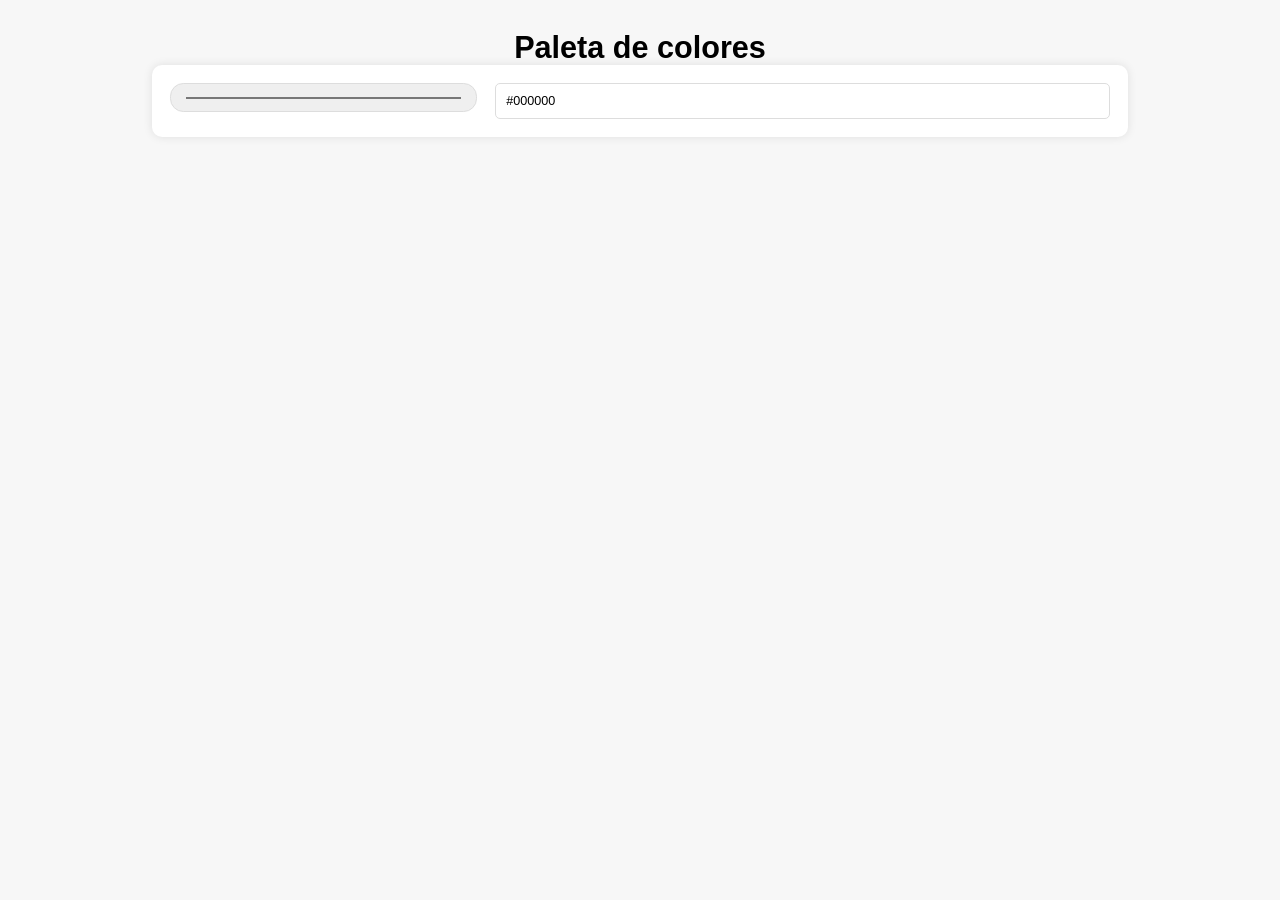
<file: projects/10-color-piker/index.html>
<!DOCTYPE html>
<html lang="en">
<head>
    <meta charset="UTF-8">
    <meta name="viewport" content="width=device-width, initial-scale=1.0">
    <title>Color picker</title>
    <link rel="stylesheet" href="./styles/style.css">
</head>
<body>
    <h1>Paleta de colores</h1>
<section class="color-picker-container">
    <input type="color" id="color-picker" title="¡Elije un color!"/>
    <div id="selected-color" >#000000</div>
</section>

    <script src=./src/color-picker.js>  </script>
</body>
</html>
</file>
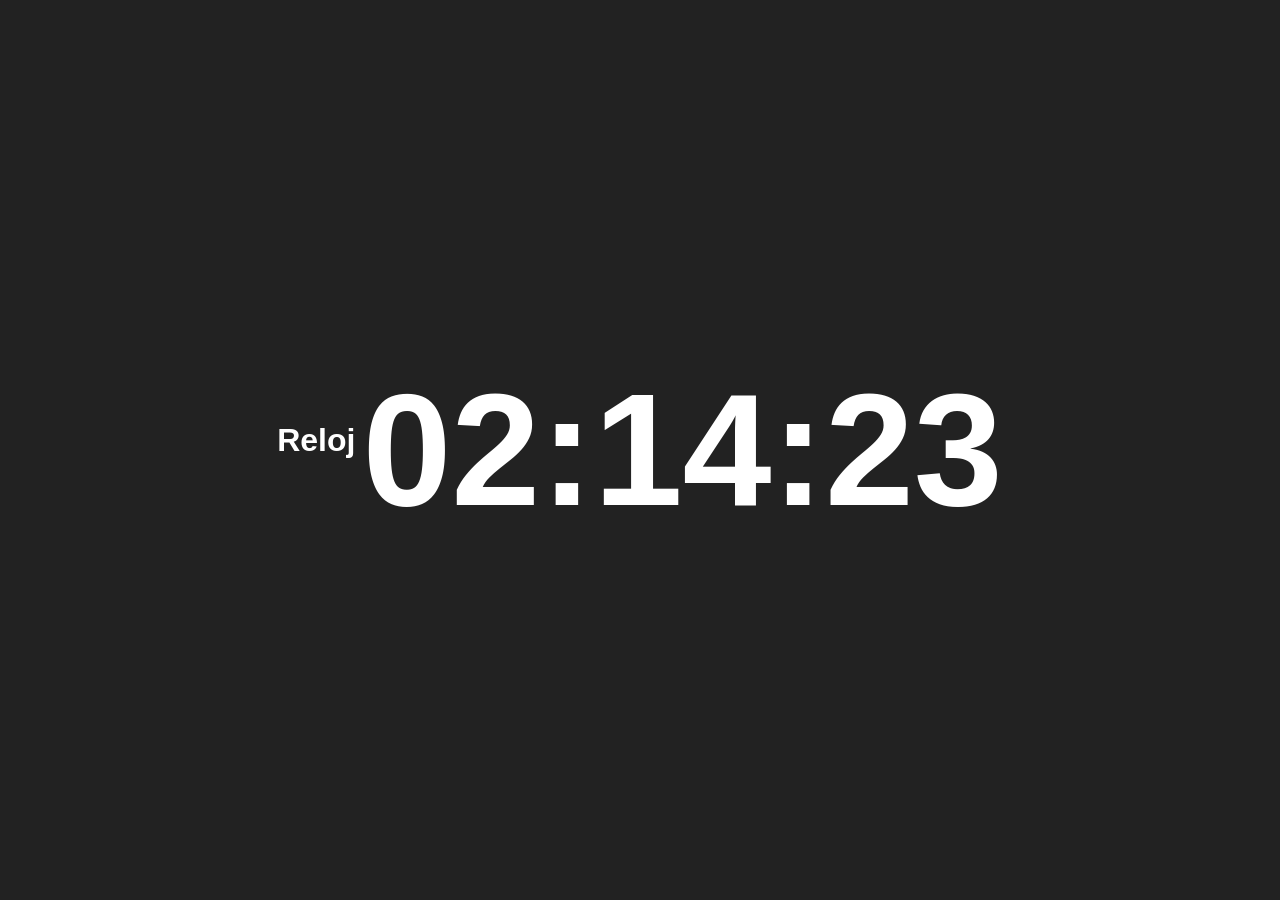
<file: projects/11-get-hour/index.html>
<!DOCTYPE html>
<html lang="en">
<head>
    <meta charset="UTF-8">
    <meta name="viewport" content="width=device-width, initial-scale=1.0">
    <title>Reloj</title>
    <link rel="stylesheet" href="./styles/style.css">
</head>
<body>
    <h1>Reloj</h1>
    <p class="clock"></p>
    <script src="./src/app.js"></script>
</body>
</html>
</file>
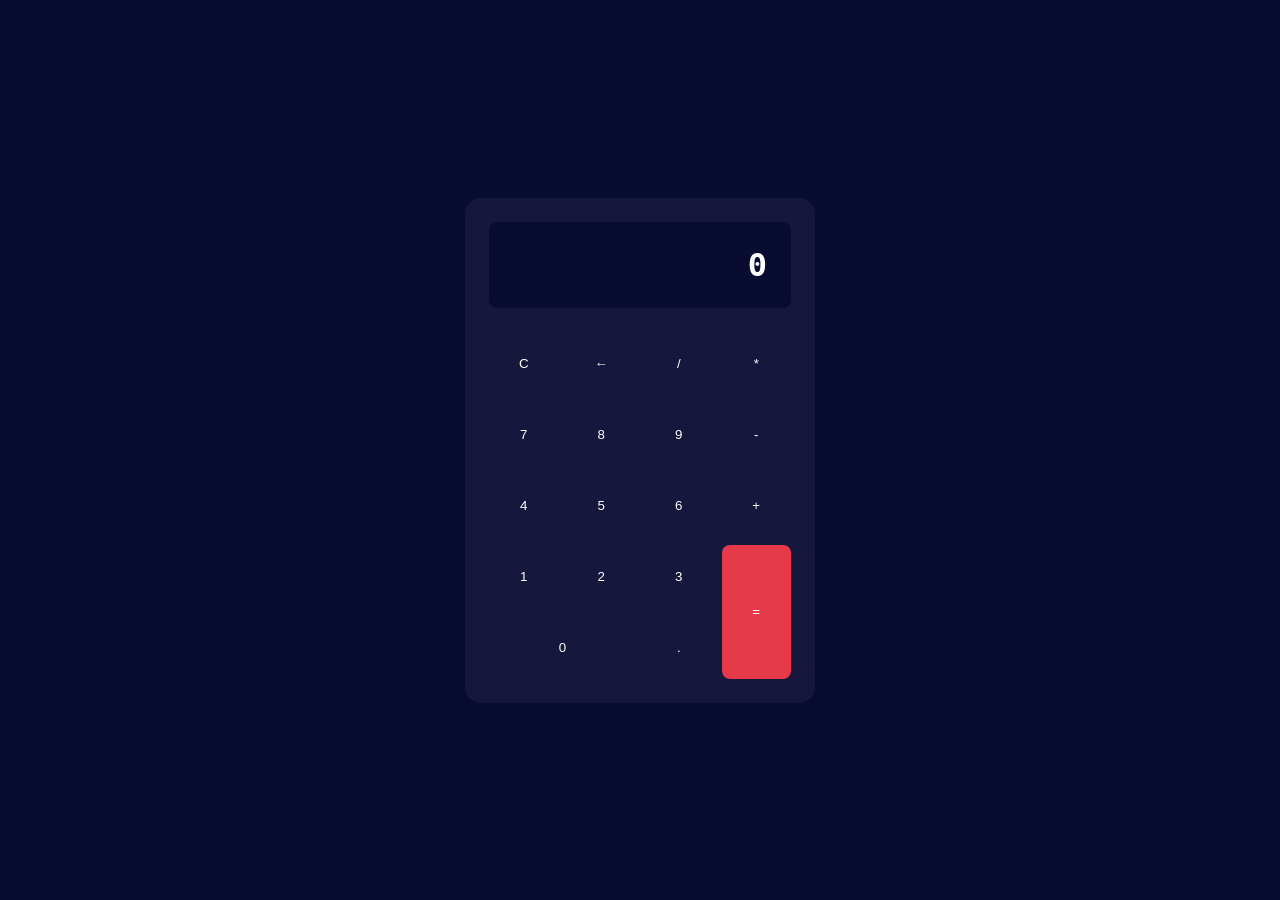
<file: projects/12-calculator/index.html>
<!DOCTYPE html>
<html lang="en">
<head>
    <meta charset="UTF-8">
    <meta name="viewport" content="width=device-width, initial-scale=1.0">
    <title>Calculadora</title>
    <link rel="stylesheet" href="./styles/calculator.css">
</head>
<body>

    <div class="calculadora">

        <div class="pantalla">0</div>

        <button id="c" class="btn">C</button>
        <button id="borrar" class="btn">←</button>
        <button class="btn">/</button>
        <button class="btn">*</button>
        <button class="btn">7</button>
        <button class="btn">8</button>
        <button class="btn">9</button>
        <button class="btn">-</button>
        <button class="btn">4</button>
        <button class="btn">5</button>
        <button class="btn">6</button>
        <button class="btn">+</button>
        <button class="btn">1</button>
        <button class="btn">2</button>
        <button class="btn">3</button>
        <button id="igual" class="btn">=</button>
        <button id="cero" class="btn">0</button>
        <button class="btn">.</button>
    </div>

    
    <script src="./src/app.js"></script>
</body>
</html>
</file>
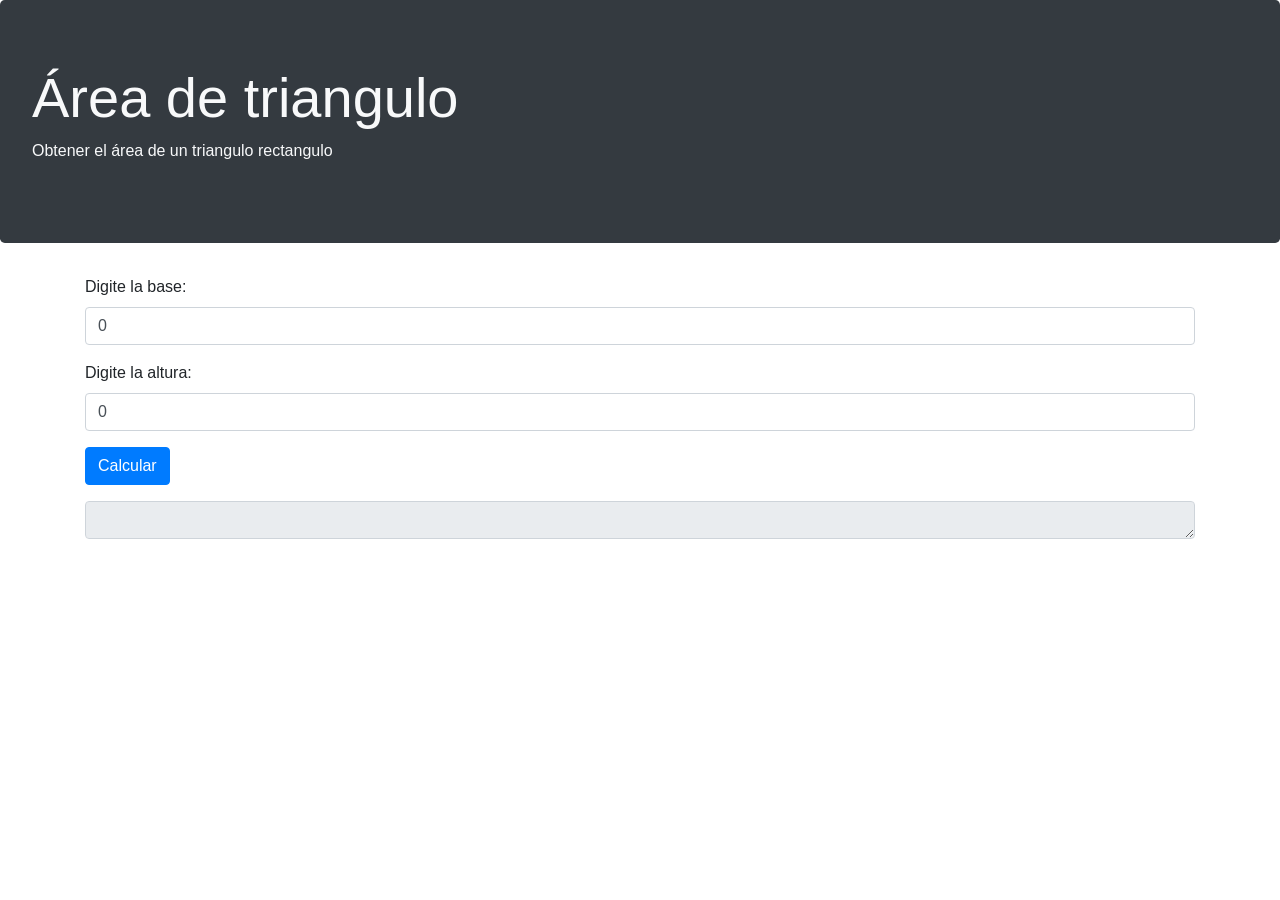
<file: projects/area-triangulo/index.html>
<!DOCTYPE html>
<html lang="es">
  <head>
    <meta charset="UTF-8" />
    <meta name="viewport" content="width=device-width, initial-scale=1.0" />
    <title>Calcular el área del triangulo</title>
    <link
      rel="stylesheet"
      href="https://stackpath.bootstrapcdn.com/bootstrap/4.5.0/css/bootstrap.min.css"
    />
  </head>
  <body>
    <header class="jumbotron bg-dark">
      <h1 class="display-4 text-light">Área de triangulo</h1>
      <p class="text-light">Obtener el área de un triangulo rectangulo</p>
    </header>

    <main class="container">
      <section class="work-space">
        <form onsubmit="event.preventDefault();">
          <div class="form-group">
            <label for="base-request">Digite la base:</label>
            <input
              type="number"
              class="form-control"
              id="base-request"
              name="base-request"
              value="0"
              required
            />
          </div>

          <div class="form-group">
            <label for="height-request">Digite la altura:</label>
            <input
              type="number"
              class="form-control"
              id="height-request"
              name="height-request"
              value="0"
              required
            />
          </div>

          <button class="btn btn-primary" onclick="calculateArea()">
            Calcular
          </button>
        </form>

        <textarea
            id="result"
            class="form-control mt-3"
            name="result"
            rows="1"
            cols="1"
            readonly
          >
          </textarea>
      </section>
    </main>

    <script src="areaTriangulo.js"></script>
  </body>
</html>
</file>
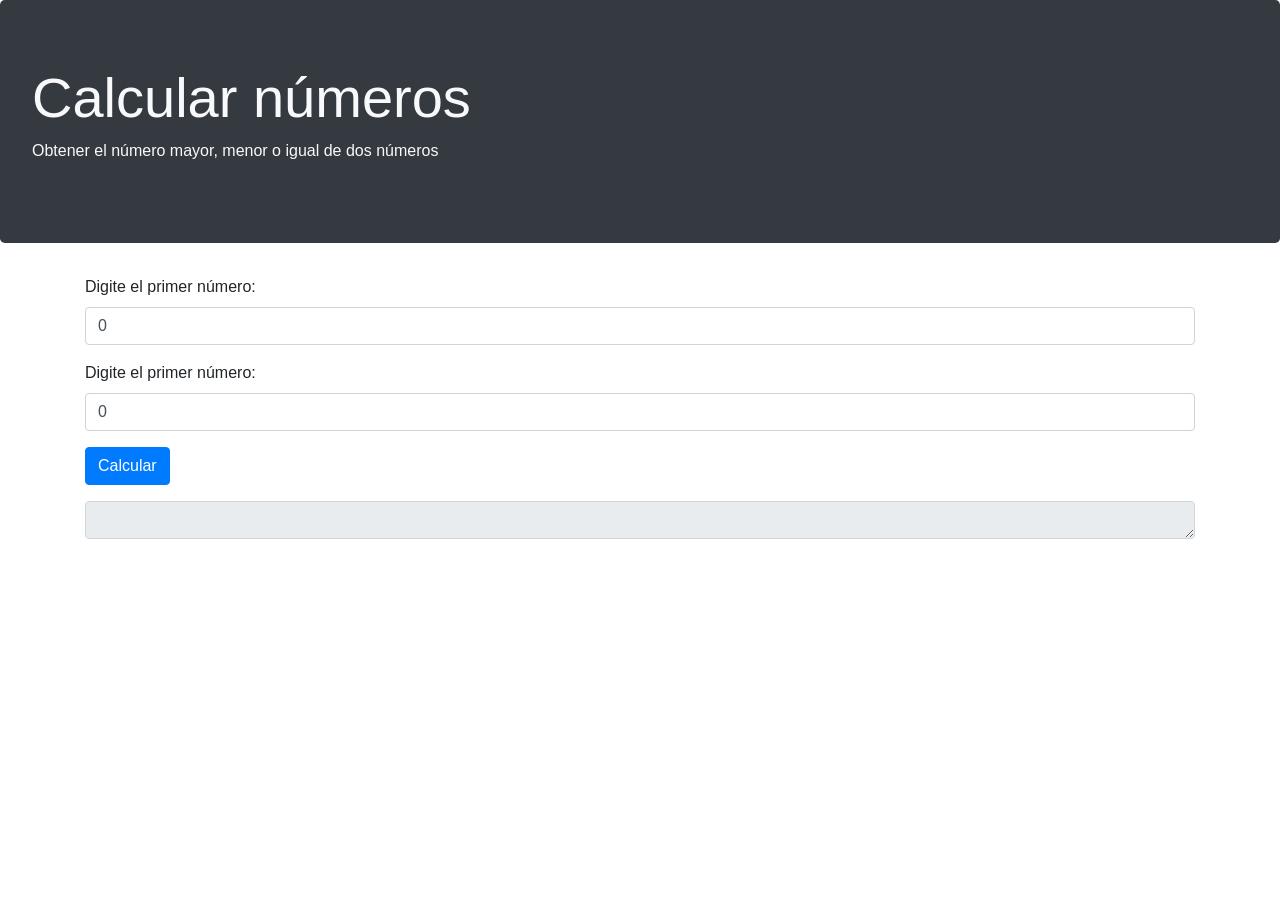
<file: projects/calcular-numeros/index.html>
<!DOCTYPE html>
<html lang="es">
  <head>
    <meta charset="UTF-8" />
    <meta name="viewport" content="width=device-width, initial-scale=1.0" />
    <title>Calcular números</title>
    <link
      rel="stylesheet"
      href="https://stackpath.bootstrapcdn.com/bootstrap/4.5.0/css/bootstrap.min.css"
    />
  </head>
  <body>
    <header class="jumbotron bg-dark">
      <h1 class="display-4 text-light">Calcular números</h1>
      <p class="text-light">Obtener el número mayor, menor o igual de dos números</p>
    </header>

    <main class="container">
      <section class="work-space">
        <form onsubmit="event.preventDefault();">
          <div class="form-group">
            <label for="first-request">Digite el primer número:</label>
            <input
              type="number"
              class="form-control"
              id="first-request"
              name="first-request"
              value="0"
              required
            />
          </div>

          <div class="form-group">
            <label for="second-request">Digite el primer número:</label>
            <input
              type="number"
              class="form-control"
              id="second-request"
              name="second-request"
              value="0"
              required
            />
          </div>

          <button class="btn btn-primary" onclick="calculateNumber()">
            Calcular
          </button>
        </form>

        <textarea
            id="result"
            class="form-control mt-3"
            name="result"
            rows="1"
            cols="1"
            readonly
          >
          </textarea>
      </section>
    </main>

    <script src="calcularNumero.js"></script>
  </body>
</html>
</file>
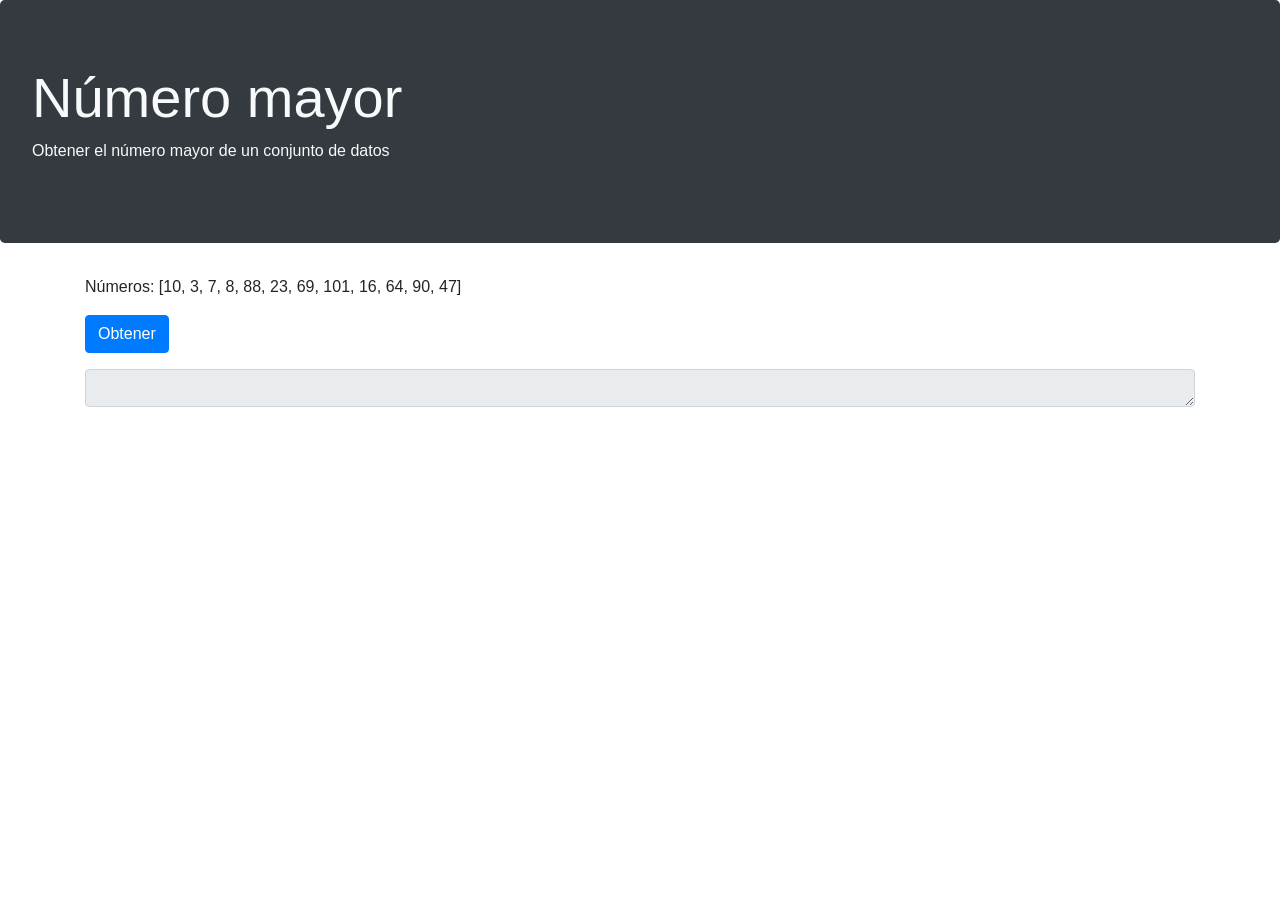
<file: projects/numero-mayor/index.html>
<!DOCTYPE html>
<html lang="es">
  <head>
    <meta charset="UTF-8" />
    <meta name="viewport" content="width=device-width, initial-scale=1.0" />
    <title>Número mayor</title>
    <link
      rel="stylesheet"
      href="https://stackpath.bootstrapcdn.com/bootstrap/4.5.0/css/bootstrap.min.css"
    />
  </head>

  <body>
    <header class="jumbotron bg-dark">
      <h1 class="display-4 text-light">Número mayor</h1>
      <p class="text-light">Obtener el número mayor de un conjunto de datos</p>
    </header>

    <main class="container">
      <section class="work-space">
        <form onsubmit="event.preventDefault();">
          <p>Números: [10, 3, 7, 8, 88, 23, 69, 101, 16, 64, 90, 47]</p>
          <button class="btn btn-primary" onclick="getBiggerNumber()">
            Obtener
          </button>
        </form>
        <textarea
          id="result"
          class="form-control mt-3"
          name="result"
          rows="1"
          cols="1"
          readonly
        >
        </textarea>
      </section>
    </main>

    <script src="numero-mayor.js"></script>
  </body>
</html>
</file>
<file: projects/10-color-piker/styles/style.css>
/* Restablecer estilos por defecto */
* {
  margin: 0;
  padding: 0;
  box-sizing: border-box;
}

body {
  font-family: sans-serif;
  margin: 30px;
  background-color: #f7f7f7;
  font-size: 18px;
  display: grid;
  place-items: center;
}

h1 {
  font-size: 1.7em;
    text-align: center;
}

.color-picker-container {
  padding: 1em;
  border-radius: 10px;
  background-color: #fff;
  box-shadow: 0 0 10px rgba(0, 0, 0, 0.1);
  width: 80%;
  display: grid;
  grid-template-columns: 1fr 2fr; /* Define columns for color picker and selected color */
  gap: 1em; /* Add gap between elements */
}

#color-picker {
  width: 100%; /* Match container width */
  padding: 1em;
  border: 1px solid #ddd;
  border-radius: 1em;
}

#selected-color {
  padding: 10px;
  border: 1px solid #ddd;
  border-radius: 5px;
  font-size: 0.7em;
  background-color: #fff;
}
</file>
<file: projects/11-get-hour/styles/style.css>
/* Resets default styles */
* {
  margin: 0;
  padding: 0;
  box-sizing: border-box;
}

/* Body styles */
body {
  font-family: sans-serif;
  font-size: 16px;
  color: #fff;
  background-color: #222;
  display: flex;
  justify-content: center;
  align-items: center;
  min-height: 100vh; /* Makes the body fill the entire viewport height */
}

/* H1 styles */
h1 {
  text-align: center;
  margin-bottom: 20px;
  font-size: 2em;
  margin-right: 7px;
}

/* Clock styles */
.clock {
  font-size: 10em;
  font-weight: bold;
  text-align: center;
  color: #fff;
}
</file>
<file: projects/12-calculator/styles/calculator.css>
* {
    margin: 0;
    padding: 0;
    box-sizing: border-box;
    font-family: sans-serif;
}

body {
    min-height: 100vh;
    background-color: #090c31;
    display: grid;
    place-items: center;
}

.calculadora {
    background-color: #15173c;
    color: white;
    width: 350px;
    max-width: 100%;
    padding: 1.5rem;
    border-radius: 1rem;
    display: grid;
    grid-template-columns: repeat(4, 1fr);
    gap: .5rem;
}

.pantalla {
    grid-column: 1 / -1;
    background-color: #090c31;
    padding: 1.5rem;
    font-size: 2rem;
    text-align: right;
    border-radius: .5rem;
    margin-bottom: 1rem;
    font-family: monospace;
    font-weight: 600;
}

.btn {
    background-color: #15173c;;
    color: white;
    border: 0;
    padding: 1.5rem .5rem;
    display: flex;
    justify-content: center;
    align-items: center;
    border-radius: .5rem;
    cursor: pointer;
}

.btn:hover {
    background-color: #090c31;
}

#cero {
    grid-column: span 2;
}

#igual {
    grid-row: span 2;
    background-color: #e6394a;
}

#igual:hover {
    background-color: #e65766;
}
</file>
